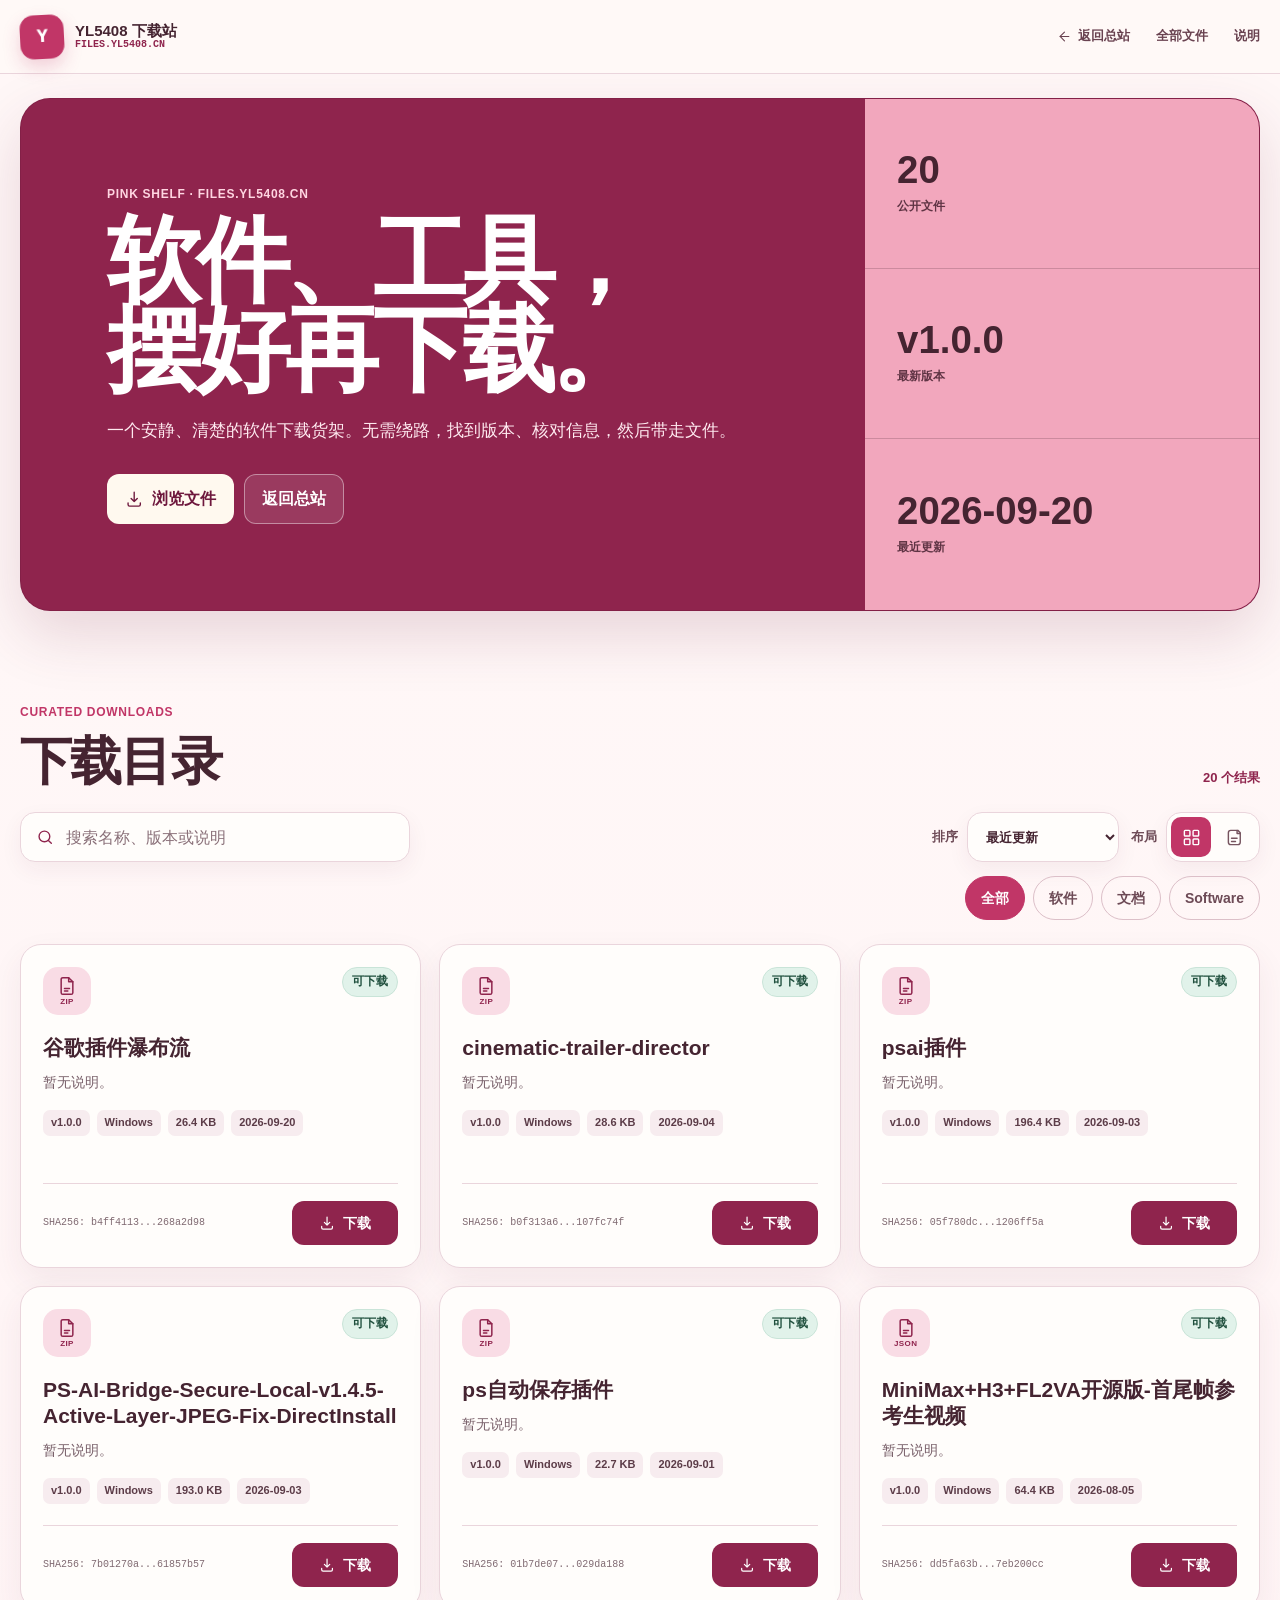
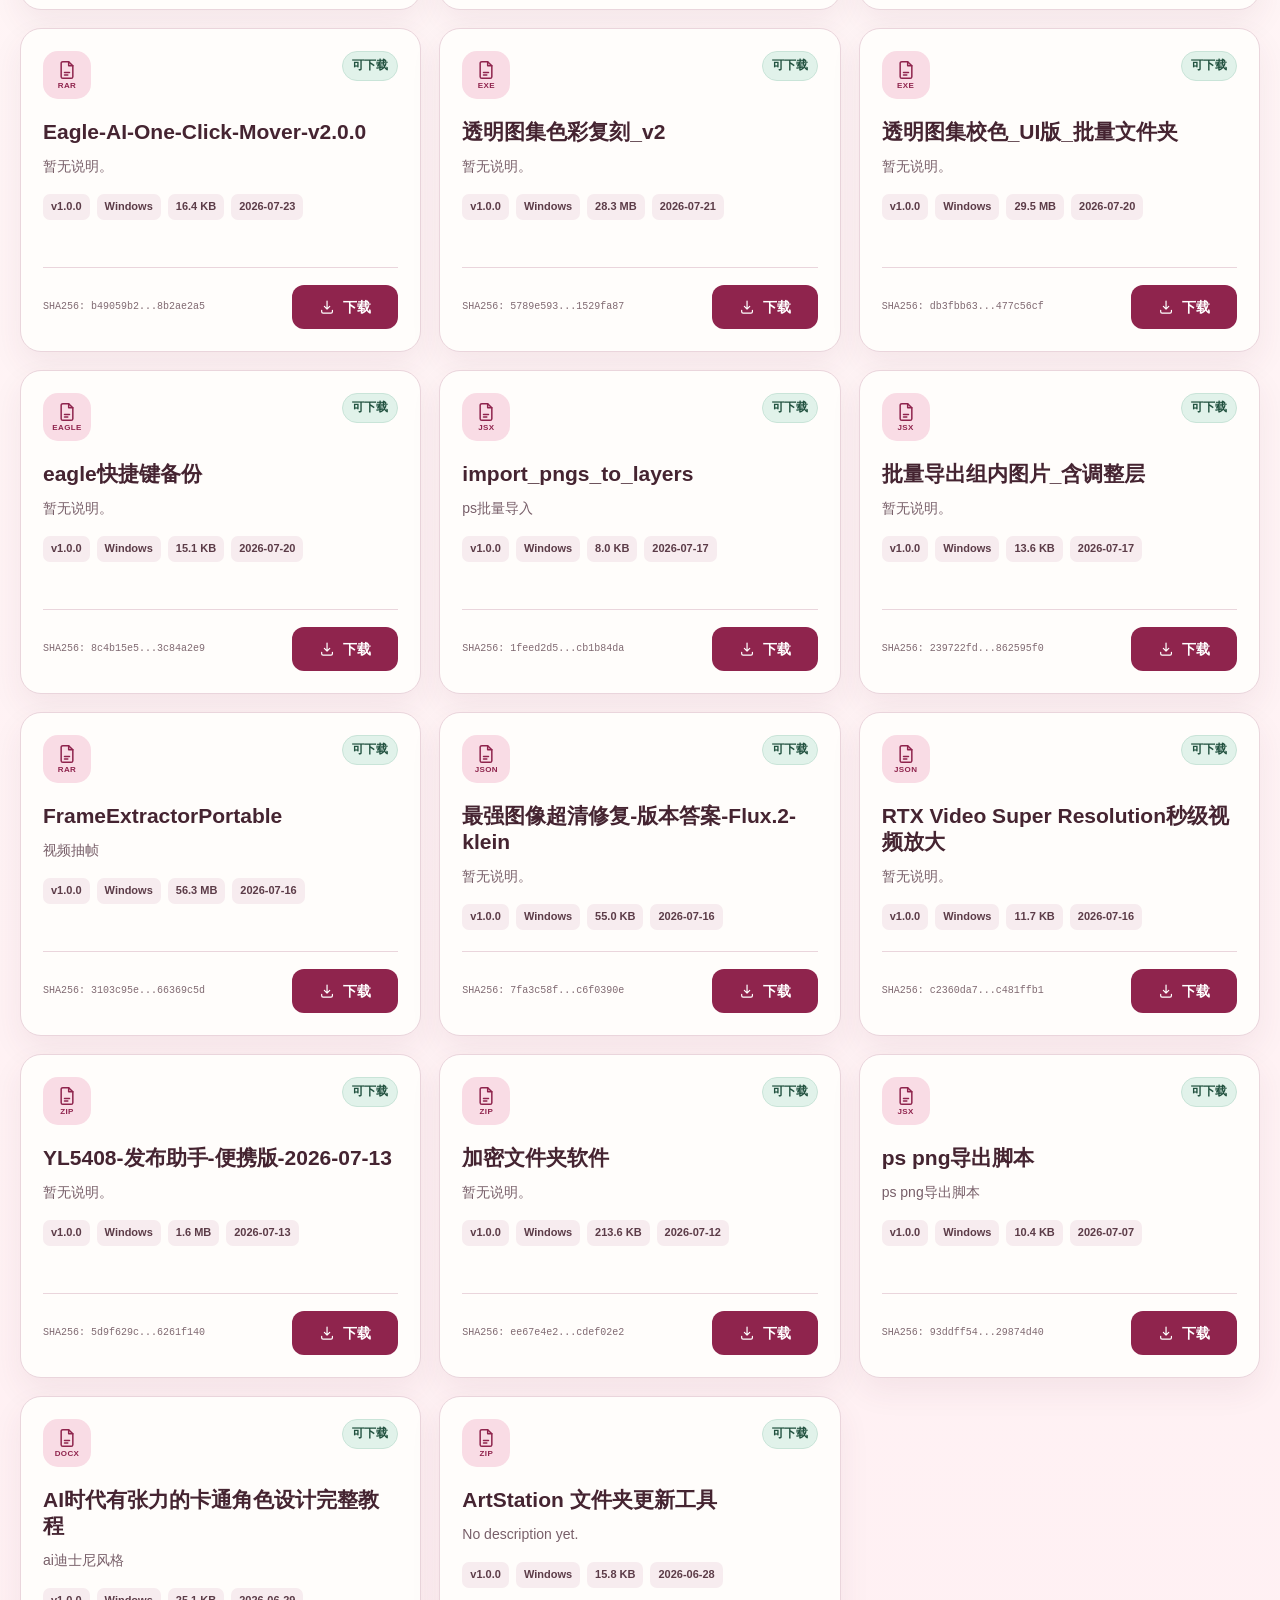
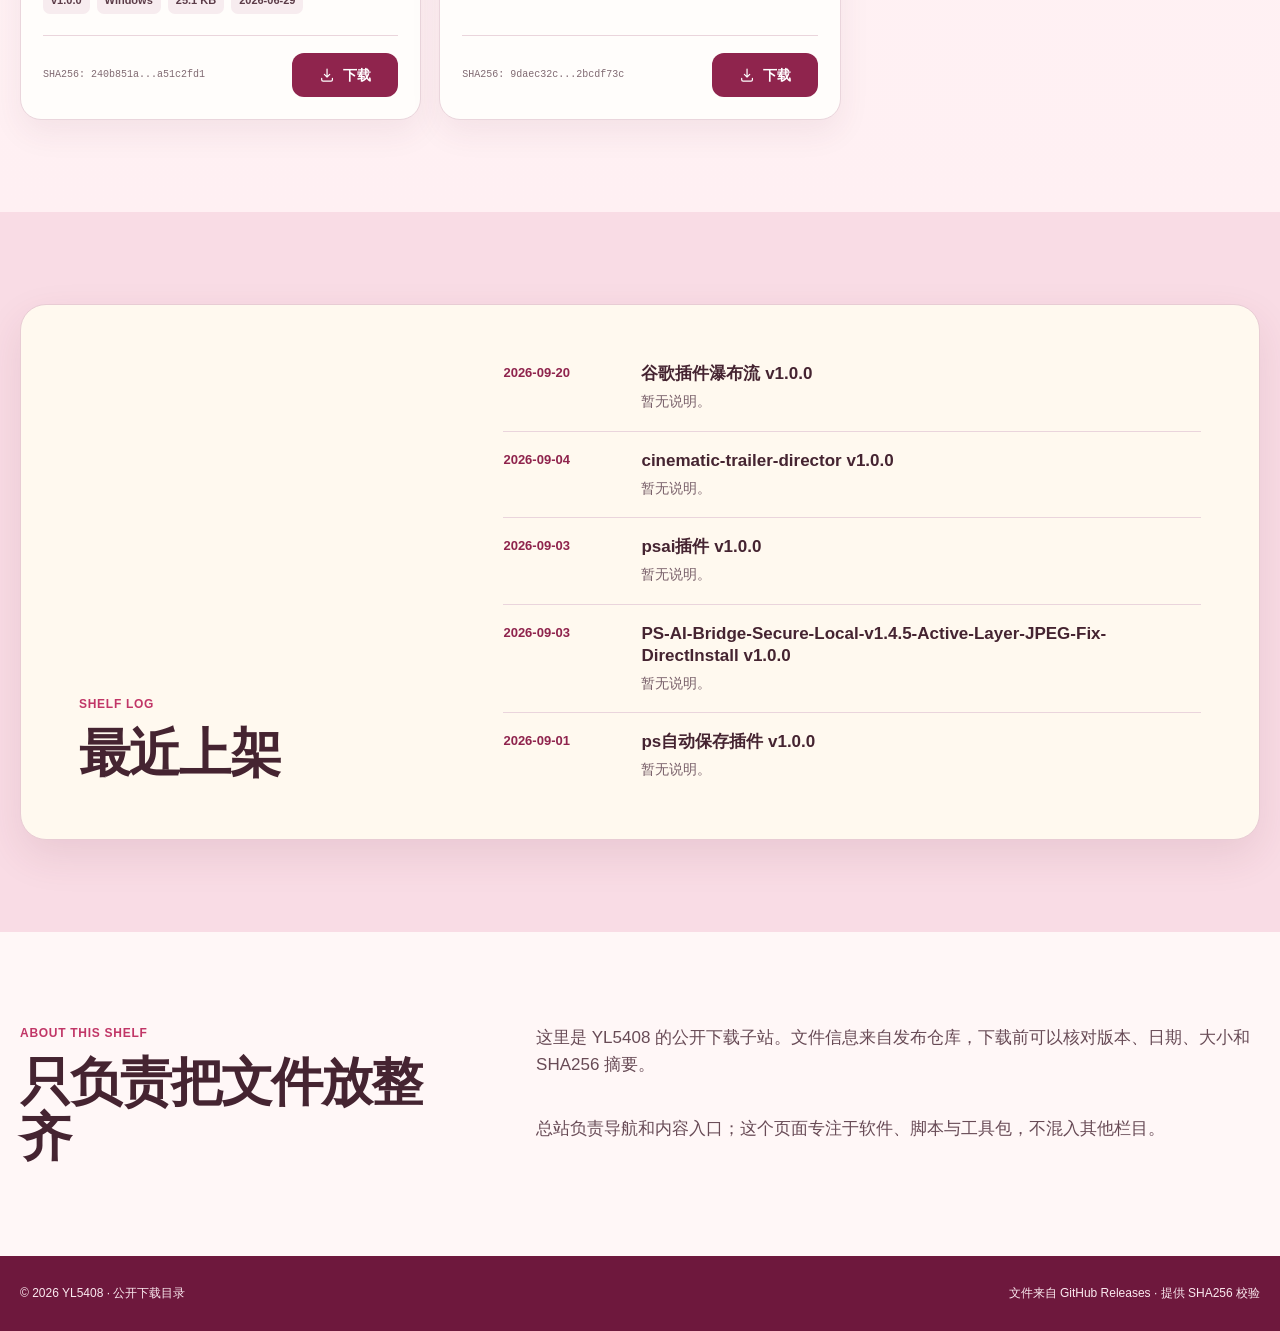
<file: index.html>
<!doctype html>
<html lang="zh-CN">
  <head>
    <meta charset="utf-8" />
    <meta name="viewport" content="width=device-width, initial-scale=1" />
    <meta
      name="description"
      content="YL5408 下载中心，用于发布软件、工具和公开下载文件。"
    />
    <title>下载中心 - YL5408</title>
    <link rel="stylesheet" href="./style.css" />
  </head>
  <body>
    <a class="skip-link" href="#downloads">跳到下载目录</a>

    <header class="site-header">
      <a class="brand" href="#top" aria-label="返回下载站首页">
        <span class="brand-mark" aria-hidden="true">Y</span>
        <span class="brand-text">
          <strong>YL5408 下载站</strong>
          <small>FILES.YL5408.CN</small>
        </span>
      </a>
      <nav class="nav" aria-label="主要导航">
        <a href="https://yl5408.cn">
          <svg viewBox="0 0 24 24" aria-hidden="true">
            <path d="M19 12H5" />
            <path d="m12 19-7-7 7-7" />
          </svg>
          返回总站
        </a>
        <a href="#downloads">全部文件</a>
        <a href="#about">说明</a>
      </nav>
    </header>

    <main id="top">
      <section class="hero" aria-labelledby="hero-title">
        <div class="hero-main">
          <p class="eyebrow">Pink shelf · files.yl5408.cn</p>
          <h1 id="hero-title">软件、工具，<br />摆好再下载。</h1>
          <p class="hero-copy">
            一个安静、清楚的软件下载货架。无需绕路，找到版本、核对信息，然后带走文件。
          </p>
          <div class="hero-actions" aria-label="页面入口">
            <a class="button button-primary" href="#downloads">
              <svg viewBox="0 0 24 24" aria-hidden="true">
                <path d="M12 3v12m0 0 4-4m-4 4-4-4" />
                <path d="M4 17v2a2 2 0 0 0 2 2h12a2 2 0 0 0 2-2v-2" />
              </svg>
              浏览文件
            </a>
            <a class="button button-secondary" href="https://yl5408.cn">
              返回总站
            </a>
          </div>
        </div>

        <div class="hero-stats" aria-label="站点摘要">
          <div class="stat">
            <strong id="total-count">0</strong>
            <span>公开文件</span>
          </div>
          <div class="stat">
            <strong id="latest-version">--</strong>
            <span>最新版本</span>
          </div>
          <div class="stat">
            <strong id="latest-date">--</strong>
            <span>最近更新</span>
          </div>
        </div>
      </section>

      <section class="downloads-section" id="downloads" aria-labelledby="downloads-title">
        <div class="section-inner">
          <div class="section-heading">
            <div>
              <p class="eyebrow">Curated downloads</p>
              <h2 id="downloads-title">下载目录</h2>
            </div>
            <p class="result-count" id="result-count">0 个结果</p>
          </div>

          <div class="toolbar" role="search">
            <label class="search-field">
              <svg viewBox="0 0 24 24" aria-hidden="true">
                <circle cx="11" cy="11" r="7" />
                <path d="m20 20-3.5-3.5" />
              </svg>
              <span class="sr-only">搜索文件</span>
              <input id="search-input" type="search" placeholder="搜索名称、版本或说明" />
            </label>
            <div class="toolbar-controls">
              <label class="sort-field">
                <span>排序</span>
                <select id="sort-select" aria-label="文件排序方式">
                  <option value="updated-desc">最近更新</option>
                  <option value="updated-asc">最早更新</option>
                  <option value="name-asc">名称 A–Z</option>
                  <option value="version-desc">版本从新到旧</option>
                  <option value="size-desc">文件从大到小</option>
                  <option value="size-asc">文件从小到大</option>
                </select>
              </label>
              <div class="layout-control">
                <span>布局</span>
                <div class="layout-switch" role="group" aria-label="文件布局">
                  <button class="layout-button is-active" type="button" data-layout="cards" aria-pressed="true" title="卡片布局">
                    <svg viewBox="0 0 24 24" aria-hidden="true">
                      <rect x="3" y="3" width="7" height="7" rx="1" />
                      <rect x="14" y="3" width="7" height="7" rx="1" />
                      <rect x="3" y="14" width="7" height="7" rx="1" />
                      <rect x="14" y="14" width="7" height="7" rx="1" />
                    </svg>
                    <span class="sr-only">卡片布局</span>
                  </button>
                  <button class="layout-button" type="button" data-layout="icons" aria-pressed="false" title="图标布局">
                    <svg viewBox="0 0 24 24" aria-hidden="true">
                      <path d="M6 3h9l3 3v12a3 3 0 0 1-3 3H6a3 3 0 0 1-3-3V6a3 3 0 0 1 3-3Z" />
                      <path d="M14 3v4h4" />
                      <path d="M7 13h7M7 17h5" />
                    </svg>
                    <span class="sr-only">图标布局</span>
                  </button>
                </div>
              </div>
            </div>
          </div>

          <div class="category-tabs" id="category-tabs" aria-label="文件分类"></div>

          <div class="downloads-grid" id="downloads-grid" aria-live="polite"></div>
          <p class="empty-state" id="empty-state" role="status" hidden>
            货架上暂时没有匹配的文件，请换个关键词试试。
          </p>
        </div>
      </section>

      <section class="updates-section" id="updates" aria-labelledby="updates-title">
        <div class="section-inner updates-card">
          <div class="section-heading compact-heading">
            <div>
              <p class="eyebrow">Shelf log</p>
              <h2 id="updates-title">最近上架</h2>
            </div>
          </div>
          <div class="timeline" id="timeline"></div>
        </div>
      </section>

      <section class="about-section" id="about" aria-labelledby="about-title">
        <div class="section-inner about-layout">
          <div>
            <p class="eyebrow">About this shelf</p>
            <h2 id="about-title">只负责把文件放整齐</h2>
          </div>
          <div class="about-copy">
            <p>
              这里是 YL5408 的公开下载子站。文件信息来自发布仓库，下载前可以核对版本、日期、大小和 SHA256 摘要。
            </p>
            <p>
              总站负责导航和内容入口；这个页面专注于软件、脚本与工具包，不混入其他栏目。
            </p>
          </div>
        </div>
      </section>
    </main>

    <footer class="site-footer">
      <span>© <span id="year"></span> YL5408 · 公开下载目录</span>
      <span>文件来自 GitHub Releases · 提供 SHA256 校验</span>
    </footer>

    <script src="./script.js" defer></script>
  </body>
</html>
</file>
<file: style.css>
:root {
  --ink: #452431;
  --muted: #785f69;
  --paper: #fff7f7;
  --surface: #fffdfb;
  --line: #ead5dc;
  --rose: #c13667;
  --rose-dark: #8f244d;
  --rose-deep: #6e183d;
  --pink: #f2a7bd;
  --pink-soft: #f9dce5;
  --blush: #fff0f3;
  --cream: #fff9ef;
  --gold: #f2c65d;
  --green: #27684f;
  --shadow: 0 16px 42px rgba(105, 42, 68, 0.11);
}
* {
  box-sizing: border-box;
}

html {
  scroll-behavior: smooth;
}

body {
  margin: 0;
  min-width: 0;
  color: var(--ink);
  background: var(--paper);
  font-family: "Segoe UI", "Microsoft YaHei", "PingFang SC", Arial, sans-serif;
  line-height: 1.6;
}

a {
  color: inherit;
  text-decoration: none;
}

button,
input {
  font: inherit;
}

svg {
  display: block;
  width: 1.15em;
  height: 1.15em;
  fill: none;
  stroke: currentColor;
  stroke-width: 1.8;
  stroke-linecap: round;
  stroke-linejoin: round;
}

.skip-link {
  position: fixed;
  z-index: 100;
  top: 8px;
  left: 8px;
  padding: 10px 14px;
  color: #ffffff;
  background: var(--rose-deep);
  transform: translateY(-160%);
}

.skip-link:focus {
  transform: none;
}

.site-header {
  position: sticky;
  z-index: 20;
  top: 0;
  display: flex;
  align-items: center;
  justify-content: space-between;
  gap: 24px;
  min-height: 74px;
  padding: 14px max(20px, calc((100vw - 1240px) / 2));
  background: rgba(255, 249, 247, 0.94);
  border-bottom: 1px solid var(--line);
  backdrop-filter: blur(14px);
}

.brand {
  display: inline-flex;
  align-items: center;
  gap: 11px;
  min-width: 0;
}

.brand-mark {
  display: grid;
  width: 44px;
  height: 44px;
  place-items: center;
  flex: 0 0 auto;
  color: #ffffff;
  background: var(--rose);
  border-radius: 14px;
  box-shadow: 0 8px 18px rgba(193, 54, 103, 0.22);
  font-weight: 950;
  transform: rotate(-3deg);
}

.brand-text {
  display: grid;
  line-height: 1.12;
}

.brand-text strong {
  font-size: 15px;
}

.brand-text small {
  color: var(--rose-dark);
  font-family: Consolas, "Cascadia Mono", monospace;
  font-size: 10px;
  font-weight: 800;
}

.nav {
  display: flex;
  align-items: center;
  gap: clamp(12px, 3vw, 26px);
  color: #694250;
  font-size: 13px;
  font-weight: 750;
}

.nav a {
  display: inline-flex;
  align-items: center;
  gap: 6px;
  min-height: 44px;
  padding: 8px 0;
}

.nav a:hover {
  color: var(--rose);
}

.hero {
  position: relative;
  display: grid;
  grid-template-columns: minmax(0, 1.5fr) minmax(260px, 0.7fr);
  width: min(1240px, calc(100% - 40px));
  min-height: 430px;
  margin: 24px auto 0;
  overflow: hidden;
  color: #ffffff;
  background: var(--rose-dark);
  border: 1px solid rgba(110, 24, 61, 0.34);
  border-radius: 30px;
  box-shadow: 0 24px 60px rgba(111, 36, 68, 0.16);
}

.hero::after {
  position: absolute;
  top: 28px;
  right: 28%;
  width: 92px;
  height: 92px;
  content: "";
  pointer-events: none;
  background: var(--gold);
  border-radius: 50%;
  opacity: 0.96;
  transform: translateX(50%);
}

.hero-main {
  position: relative;
  z-index: 1;
  display: grid;
  align-content: center;
  padding: clamp(42px, 7vw, 86px);
}

.eyebrow {
  margin: 0 0 12px;
  color: var(--rose);
  font-size: 12px;
  font-weight: 900;
  letter-spacing: 0.06em;
  text-transform: uppercase;
}

.hero .eyebrow {
  color: #ffd5e1;
}

.hero h1 {
  max-width: 800px;
  margin: 0;
  font-size: clamp(48px, 7.5vw, 94px);
  line-height: 0.95;
  letter-spacing: -0.055em;
  text-wrap: balance;
}

.hero-copy {
  max-width: 650px;
  margin: 22px 0 0;
  color: #ffeaf0;
  font-size: 17px;
}

.hero-actions {
  display: flex;
  flex-wrap: wrap;
  gap: 10px;
  margin-top: 30px;
}

.button {
  display: inline-flex;
  align-items: center;
  justify-content: center;
  gap: 9px;
  min-height: 46px;
  padding: 11px 17px;
  border: 1px solid transparent;
  border-radius: 12px;
  font-weight: 850;
  transition: transform 150ms ease, background 150ms ease;
}

.button:hover {
  transform: translateY(-2px);
}

.button-primary {
  color: var(--rose-deep);
  background: var(--cream);
}

.button-secondary {
  color: #ffffff;
  background: rgba(255, 255, 255, 0.1);
  border-color: rgba(255, 255, 255, 0.42);
}

.hero-stats {
  position: relative;
  z-index: 1;
  display: grid;
  grid-template-rows: repeat(3, 1fr);
  color: var(--ink);
  background: var(--pink);
}

.stat {
  display: grid;
  align-content: center;
  gap: 7px;
  min-width: 0;
  padding: 28px 32px;
  border-bottom: 1px solid rgba(69, 36, 49, 0.22);
}

.stat:last-child {
  border-bottom: 0;
}

.stat strong {
  overflow: hidden;
  font-size: clamp(27px, 3vw, 42px);
  font-weight: 900;
  line-height: 1;
  text-overflow: ellipsis;
  white-space: nowrap;
}

.stat span {
  color: #5f3444;
  font-size: 12px;
  font-weight: 750;
}

.downloads-section,
.updates-section,
.about-section {
  padding: clamp(58px, 8vw, 92px) 0;
}

.downloads-section {
  background: linear-gradient(180deg, var(--paper), #fff0f3);
}

.section-inner {
  width: min(1240px, calc(100% - 40px));
  margin: 0 auto;
}

.section-heading {
  display: flex;
  align-items: end;
  justify-content: space-between;
  gap: 24px;
  margin-bottom: 24px;
}

.section-heading h2,
.about-section h2 {
  margin: 0;
  font-size: clamp(31px, 4.5vw, 52px);
  line-height: 1.05;
  letter-spacing: -0.035em;
}

.result-count {
  margin: 0;
  color: var(--rose-dark);
  font-size: 13px;
  font-weight: 800;
}

.toolbar {
  display: flex;
  align-items: center;
  justify-content: space-between;
  gap: 16px;
  margin-bottom: 14px;
}

.toolbar-controls,
.sort-field,
.layout-control,
.layout-switch {
  display: flex;
  align-items: center;
}

.toolbar-controls {
  justify-content: flex-end;
  gap: 12px;
}

.sort-field,
.layout-control {
  gap: 9px;
  color: #6d4a56;
  font-size: 13px;
  font-weight: 800;
}

.sort-field select {
  min-height: 50px;
  padding: 0 38px 0 14px;
  color: var(--ink);
  background: var(--surface);
  border: 1px solid var(--line);
  border-radius: 15px;
  box-shadow: 0 8px 22px rgba(105, 42, 68, 0.06);
  cursor: pointer;
  font: inherit;
}

.layout-switch {
  gap: 4px;
  padding: 4px;
  background: var(--surface);
  border: 1px solid var(--line);
  border-radius: 15px;
  box-shadow: 0 8px 22px rgba(105, 42, 68, 0.06);
}

.layout-button {
  display: grid;
  width: 40px;
  height: 40px;
  place-items: center;
  padding: 0;
  color: #76545f;
  background: transparent;
  border: 0;
  border-radius: 10px;
  cursor: pointer;
}

.layout-button:hover,
.layout-button.is-active {
  color: #ffffff;
  background: var(--rose);
}

.layout-button svg {
  width: 19px;
  height: 19px;
}

.search-field {
  display: flex;
  align-items: center;
  gap: 10px;
  width: min(390px, 100%);
  min-height: 50px;
  padding: 0 15px;
  background: var(--surface);
  border: 1px solid var(--line);
  border-radius: 15px;
  box-shadow: 0 8px 22px rgba(105, 42, 68, 0.06);
}

.search-field svg {
  flex: 0 0 auto;
  color: var(--rose-dark);
}

.search-field input {
  width: 100%;
  min-width: 0;
  color: var(--ink);
  background: transparent;
  border: 0;
  outline: 0;
}

.search-field input::placeholder {
  color: #8a7079;
}

.category-tabs {
  display: flex;
  flex-wrap: wrap;
  justify-content: flex-end;
  gap: 8px;
  margin-bottom: 24px;
}

.tab-button {
  min-height: 44px;
  padding: 9px 15px;
  color: #6d4a56;
  background: transparent;
  border: 1px solid #dcbfc8;
  border-radius: 999px;
  cursor: pointer;
  font-size: 14px;
  font-weight: 800;
}

.tab-button:hover,
.tab-button.is-active {
  color: #ffffff;
  background: var(--rose);
  border-color: var(--rose);
}

.downloads-grid {
  display: grid;
  grid-template-columns: repeat(3, minmax(0, 1fr));
  gap: 18px;
}

.file-card {
  display: grid;
  grid-template-rows: auto 1fr auto;
  gap: 20px;
  min-width: 0;
  min-height: 324px;
  padding: 22px;
  overflow: hidden;
  background: var(--surface);
  border: 1px solid var(--line);
  border-radius: 21px;
  box-shadow: 0 13px 32px rgba(105, 42, 68, 0.07);
}

.file-card.is-clickable {
  cursor: pointer;
  transition: transform 150ms ease, box-shadow 150ms ease, border-color 150ms ease;
}

.file-card.is-clickable:hover {
  border-color: var(--pink);
  box-shadow: 0 20px 42px rgba(105, 42, 68, 0.13);
  transform: translateY(-4px);
}

.file-top {
  display: flex;
  align-items: flex-start;
  justify-content: space-between;
  gap: 14px;
}

.file-icon {
  display: flex;
  flex-direction: column;
  width: 48px;
  height: 48px;
  align-items: center;
  justify-content: center;
  flex: 0 0 auto;
  color: var(--rose-dark);
  background: var(--pink-soft);
  border-radius: 15px;
}

.file-icon svg {
  width: 20px;
  height: 20px;
}

.file-extension {
  margin-top: 2px;
  font-size: 8px;
  font-weight: 900;
  letter-spacing: 0.05em;
  line-height: 1;
}

.status-pill {
  flex: 0 0 auto;
  padding: 4px 9px;
  color: #21513f;
  background: #e1f2ea;
  border: 1px solid #c9e4d8;
  border-radius: 999px;
  font-size: 12px;
  font-weight: 800;
}

.status-pill.draft {
  color: #704b09;
  background: #fff1d4;
  border-color: #f0d39c;
}

.file-body {
  min-width: 0;
}

.file-card h3 {
  margin: 0;
  overflow-wrap: anywhere;
  font-size: 21px;
  line-height: 1.22;
}

.file-title-link:hover {
  color: var(--rose);
  text-decoration: underline;
  text-underline-offset: 3px;
}

.file-description {
  margin: 10px 0 0;
  color: var(--muted);
  font-size: 14px;
}

.meta-row {
  display: flex;
  flex-wrap: wrap;
  gap: 7px;
  margin: 17px 0 0;
}

.meta-row span {
  padding: 4px 8px;
  color: #5c3c48;
  background: #f7ecef;
  border-radius: 7px;
  font-size: 11px;
  font-weight: 800;
}

.file-actions {
  display: grid;
  grid-template-columns: minmax(0, 1fr) auto;
  align-items: center;
  gap: 12px;
  min-width: 0;
  padding-top: 17px;
  border-top: 1px solid var(--line);
}

.hash {
  display: block;
  min-width: 0;
  overflow: hidden;
  color: #806a72;
  font-family: Consolas, "Cascadia Mono", monospace;
  font-size: 10px;
  text-overflow: ellipsis;
  white-space: nowrap;
}

.download-link {
  display: inline-flex;
  align-items: center;
  justify-content: center;
  gap: 8px;
  min-width: 106px;
  min-height: 44px;
  padding: 9px 14px;
  flex: 0 0 auto;
  color: #ffffff;
  background: var(--rose-dark);
  border-radius: 12px;
  font-size: 14px;
  font-weight: 850;
  white-space: nowrap;
}

.download-link:hover {
  background: var(--rose);
}

.download-link.is-disabled {
  color: #6d5860;
  background: #eadfe2;
  pointer-events: none;
}

.downloads-grid[data-layout="icons"] {
  grid-template-columns: repeat(5, minmax(0, 1fr));
}

.downloads-grid[data-layout="icons"] .file-card {
  min-height: 248px;
  gap: 14px;
  padding: 18px;
  text-align: center;
}

.downloads-grid[data-layout="icons"] .file-top {
  flex-direction: column;
  align-items: center;
}

.downloads-grid[data-layout="icons"] .file-icon {
  width: 68px;
  height: 68px;
  border-radius: 20px;
}

.downloads-grid[data-layout="icons"] .file-icon svg {
  width: 27px;
  height: 27px;
}

.downloads-grid[data-layout="icons"] .file-extension {
  font-size: 9px;
}

.downloads-grid[data-layout="icons"] .file-card h3 {
  font-size: 17px;
}

.downloads-grid[data-layout="icons"] .file-description,
.downloads-grid[data-layout="icons"] .hash {
  display: none;
}

.downloads-grid[data-layout="icons"] .meta-row {
  justify-content: center;
  margin-top: 13px;
}

.downloads-grid[data-layout="icons"] .file-actions {
  grid-template-columns: 1fr;
  padding-top: 13px;
}

.downloads-grid[data-layout="icons"] .download-link {
  width: 100%;
  min-width: 0;
}

.empty-state {
  margin: 24px 0 0;
  padding: 32px;
  color: var(--muted);
  text-align: center;
  background: var(--surface);
  border: 1px dashed var(--pink);
  border-radius: 18px;
}

.updates-section {
  background: var(--pink-soft);
}

.updates-card {
  display: grid;
  grid-template-columns: minmax(220px, 0.72fr) minmax(0, 1.5fr);
  gap: clamp(32px, 7vw, 90px);
  padding: clamp(28px, 5vw, 58px);
  background: var(--cream);
  border: 1px solid #e8ccd4;
  border-radius: 26px;
  box-shadow: var(--shadow);
}

.compact-heading {
  align-content: start;
  margin: 0;
}

.timeline {
  display: grid;
}

.timeline-item {
  display: grid;
  grid-template-columns: 120px 1fr;
  gap: 18px;
  padding: 18px 0;
  border-bottom: 1px solid var(--line);
}

.timeline-item:first-child {
  padding-top: 0;
}

.timeline-item:last-child {
  padding-bottom: 0;
  border-bottom: 0;
}

.timeline-date {
  color: var(--rose-dark);
  font-size: 13px;
  font-weight: 850;
}

.timeline-title {
  margin: 0;
  font-size: 17px;
  line-height: 1.3;
}

.timeline-text {
  margin: 5px 0 0;
  color: var(--muted);
  font-size: 14px;
}

.about-section {
  background: var(--paper);
}

.about-layout {
  display: grid;
  grid-template-columns: minmax(240px, 0.8fr) minmax(0, 1.4fr);
  gap: clamp(34px, 8vw, 108px);
}

.about-copy {
  display: grid;
  gap: 14px;
  color: #684b56;
  font-size: 17px;
}

.about-copy p {
  margin: 0;
}

.site-footer {
  display: flex;
  align-items: center;
  justify-content: space-between;
  gap: 18px;
  padding: 28px max(20px, calc((100vw - 1240px) / 2));
  color: #fbeaf0;
  background: var(--rose-deep);
  font-size: 12px;
}

.brand:focus-visible,
.nav a:focus-visible,
.button:focus-visible,
.tab-button:focus-visible,
.layout-button:focus-visible,
.download-link:focus-visible,
.file-title-link:focus-visible,
.file-card.is-clickable:focus-visible,
.search-field:focus-within,
.sort-field:focus-within {
  outline: 3px solid var(--rose-deep);
  outline-offset: 3px;
}

.hero .button:focus-visible,
.site-footer a:focus-visible {
  outline-color: #ffffff;
}

.sr-only {
  position: absolute;
  width: 1px;
  height: 1px;
  padding: 0;
  margin: -1px;
  overflow: hidden;
  clip: rect(0 0 0 0);
  white-space: nowrap;
  border: 0;
}

.error-page {
  display: grid;
  min-height: 100vh;
  place-content: center;
  gap: 14px;
  padding: 32px;
  text-align: center;
  background: var(--pink-soft);
}

.error-page h1 {
  margin: 0;
  color: var(--rose-dark);
  font-size: clamp(34px, 8vw, 64px);
  line-height: 1;
}

.error-page p {
  margin: 0 0 8px;
  color: var(--muted);
}

@media (max-width: 920px) {
  .hero {
    grid-template-columns: 1fr;
  }

  .hero::after {
    top: 24px;
    right: 24px;
    transform: none;
  }

  .hero-stats {
    grid-template-columns: repeat(3, 1fr);
    grid-template-rows: auto;
  }

  .stat {
    padding: 22px;
    border-right: 1px solid rgba(69, 36, 49, 0.22);
    border-bottom: 0;
  }

  .stat:last-child {
    border-right: 0;
  }

  .downloads-grid {
    grid-template-columns: repeat(2, minmax(0, 1fr));
  }

  .downloads-grid[data-layout="icons"] {
    grid-template-columns: repeat(4, minmax(0, 1fr));
  }

  .updates-card,
  .about-layout {
    grid-template-columns: 1fr;
  }
}

@media (max-width: 680px) {
  .site-header {
    min-height: 66px;
    padding: 11px 14px;
  }

  .nav a:not(:first-child) {
    display: none;
  }

  .nav a:first-child {
    min-height: 44px;
  }

  .brand-text small {
    display: none;
  }

  .hero,
  .section-inner {
    width: min(100% - 28px, 1240px);
  }

  .hero {
    min-height: 0;
    margin-top: 14px;
    border-radius: 20px;
  }

  .hero::after {
    width: 70px;
    height: 70px;
    opacity: 0.7;
  }

  .hero-main {
    padding: 46px 24px 38px;
  }

  .hero h1 {
    font-size: clamp(45px, 15vw, 64px);
  }

  .hero-copy {
    font-size: 15px;
  }

  .hero-actions,
  .toolbar,
  .section-heading,
  .site-footer {
    align-items: stretch;
    flex-direction: column;
  }

  .button {
    width: 100%;
  }

  .hero-stats {
    grid-template-columns: 1fr;
  }

  .stat {
    min-height: 90px;
    padding: 18px 22px;
    border-right: 0;
    border-bottom: 1px solid rgba(69, 36, 49, 0.22);
  }

  .downloads-section,
  .updates-section,
  .about-section {
    padding: 60px 0;
  }

  .toolbar {
    display: flex;
  }

  .toolbar-controls {
    justify-content: space-between;
  }

  .sort-field {
    flex: 1;
  }

  .sort-field select {
    width: 100%;
  }

  .search-field {
    width: 100%;
  }

  .category-tabs {
    justify-content: flex-start;
  }

  .downloads-grid {
    grid-template-columns: 1fr;
  }

  .downloads-grid[data-layout="icons"] {
    grid-template-columns: repeat(2, minmax(0, 1fr));
  }

  .file-card {
    min-height: 0;
  }

  .file-actions {
    grid-template-columns: 1fr auto;
  }

  .updates-card {
    padding: 28px 22px;
    border-radius: 20px;
  }

  .timeline-item {
    grid-template-columns: 1fr;
    gap: 4px;
  }
}

@media (max-width: 360px) {
  .nav {
    display: none;
  }

  .file-actions {
    grid-template-columns: 1fr;
  }

  .download-link {
    width: 100%;
  }

  .toolbar-controls {
    align-items: stretch;
    flex-direction: column;
  }

  .layout-control {
    justify-content: space-between;
  }

  .downloads-grid[data-layout="icons"] {
    grid-template-columns: 1fr;
  }
}

@media (prefers-reduced-motion: reduce) {
  *,
  *::before,
  *::after {
    scroll-behavior: auto !important;
    transition: none !important;
  }
}
</file>
